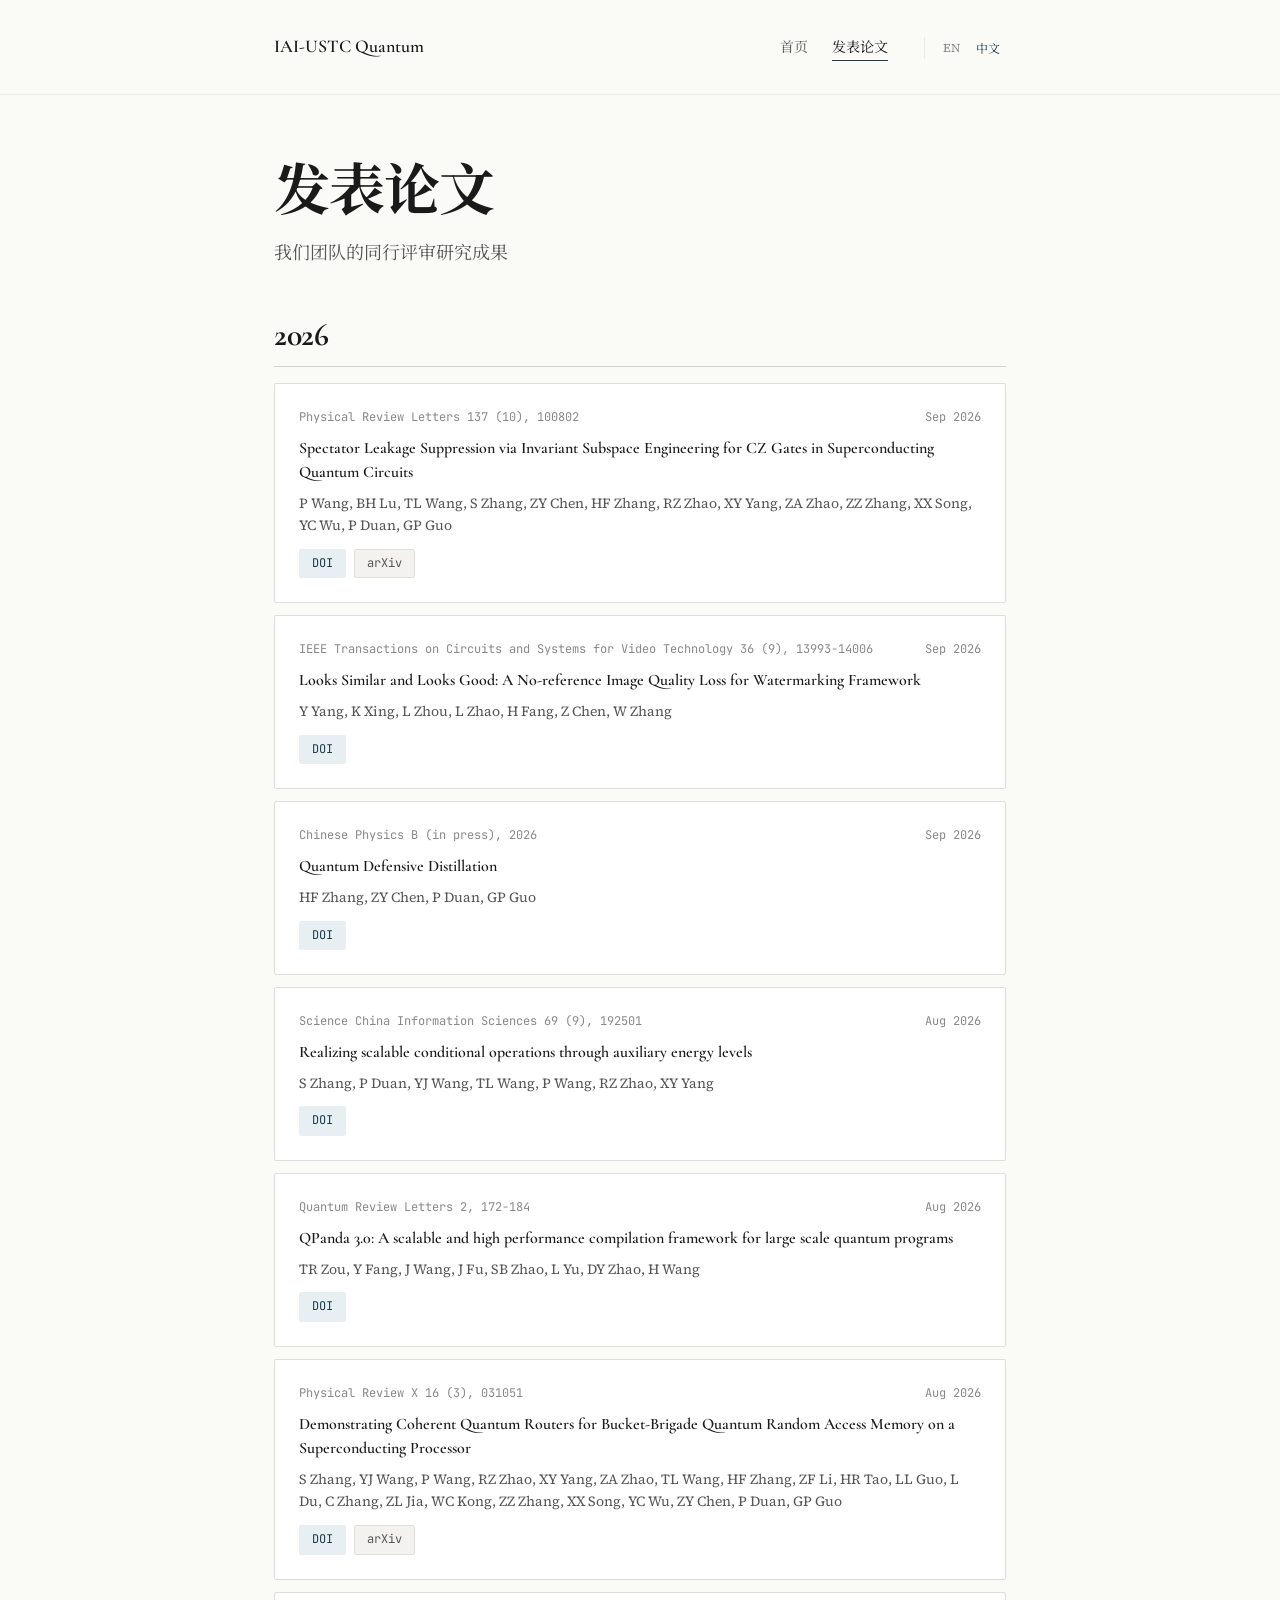
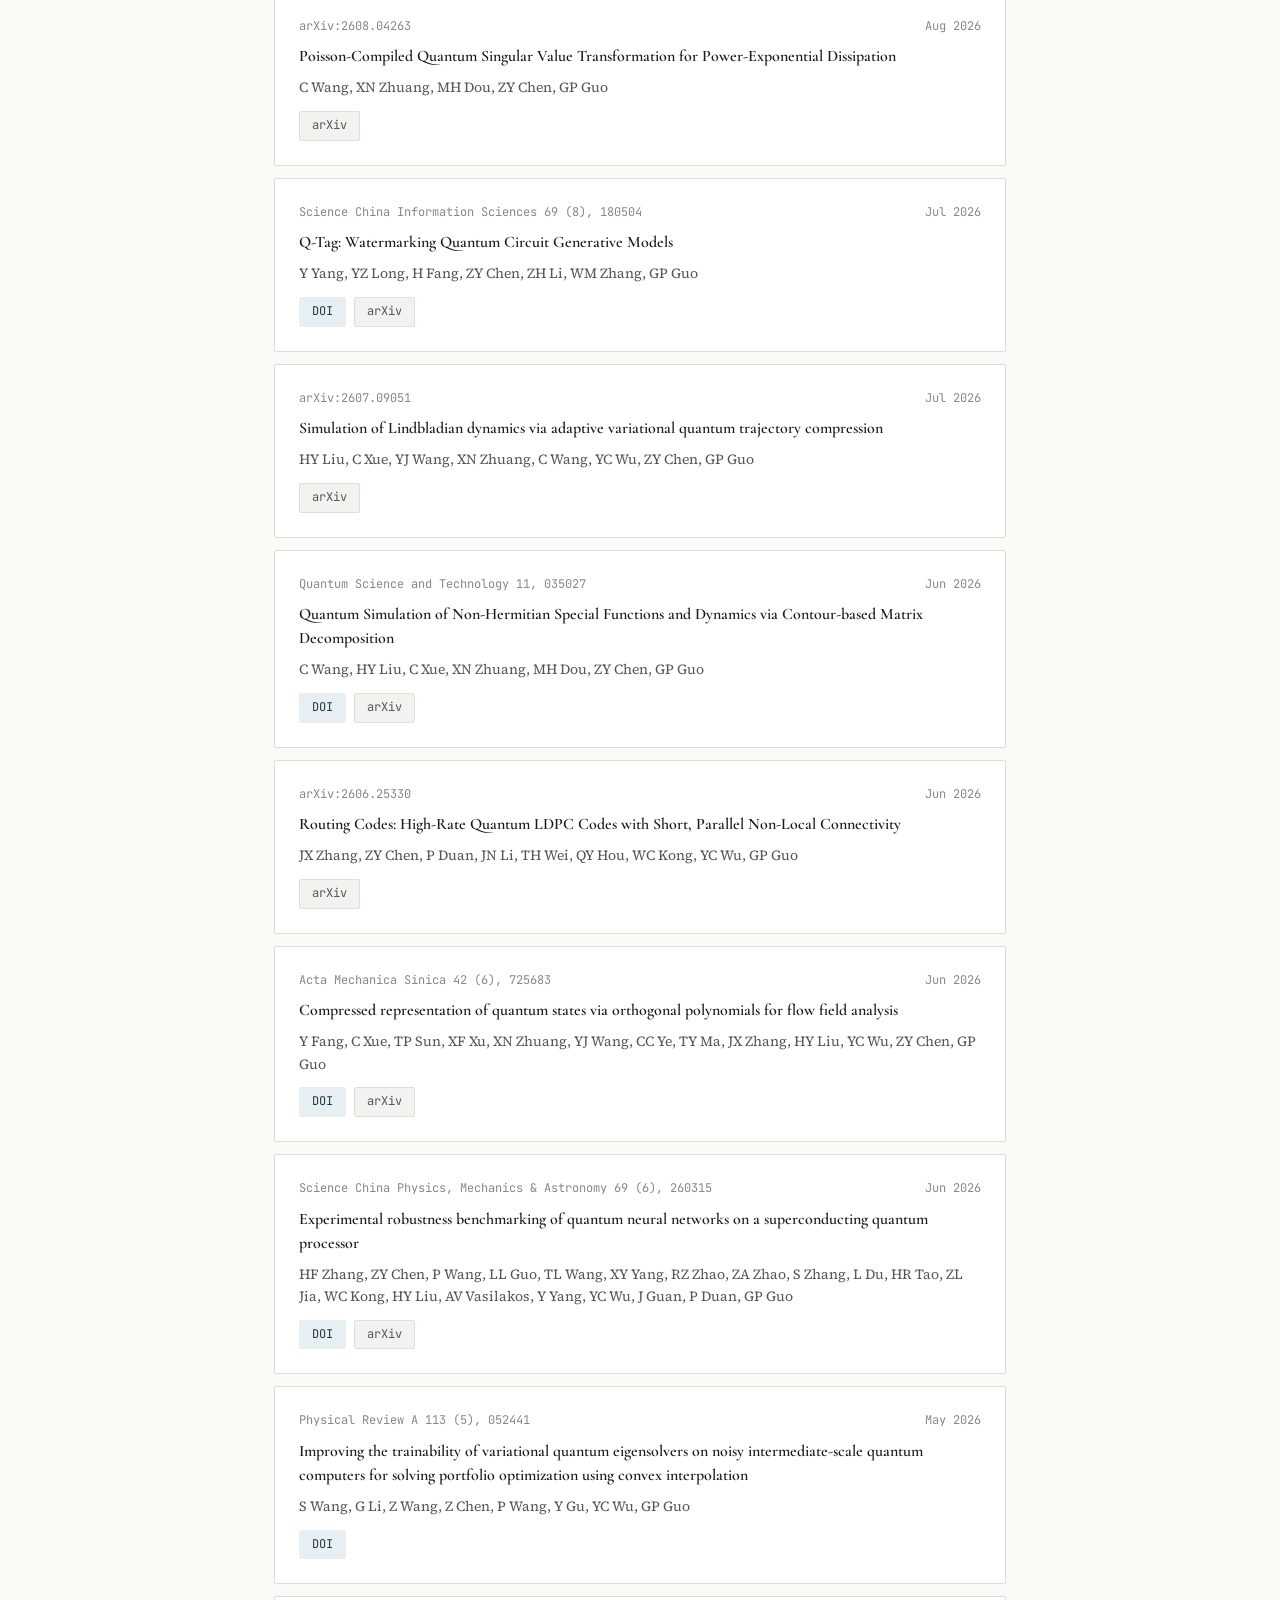
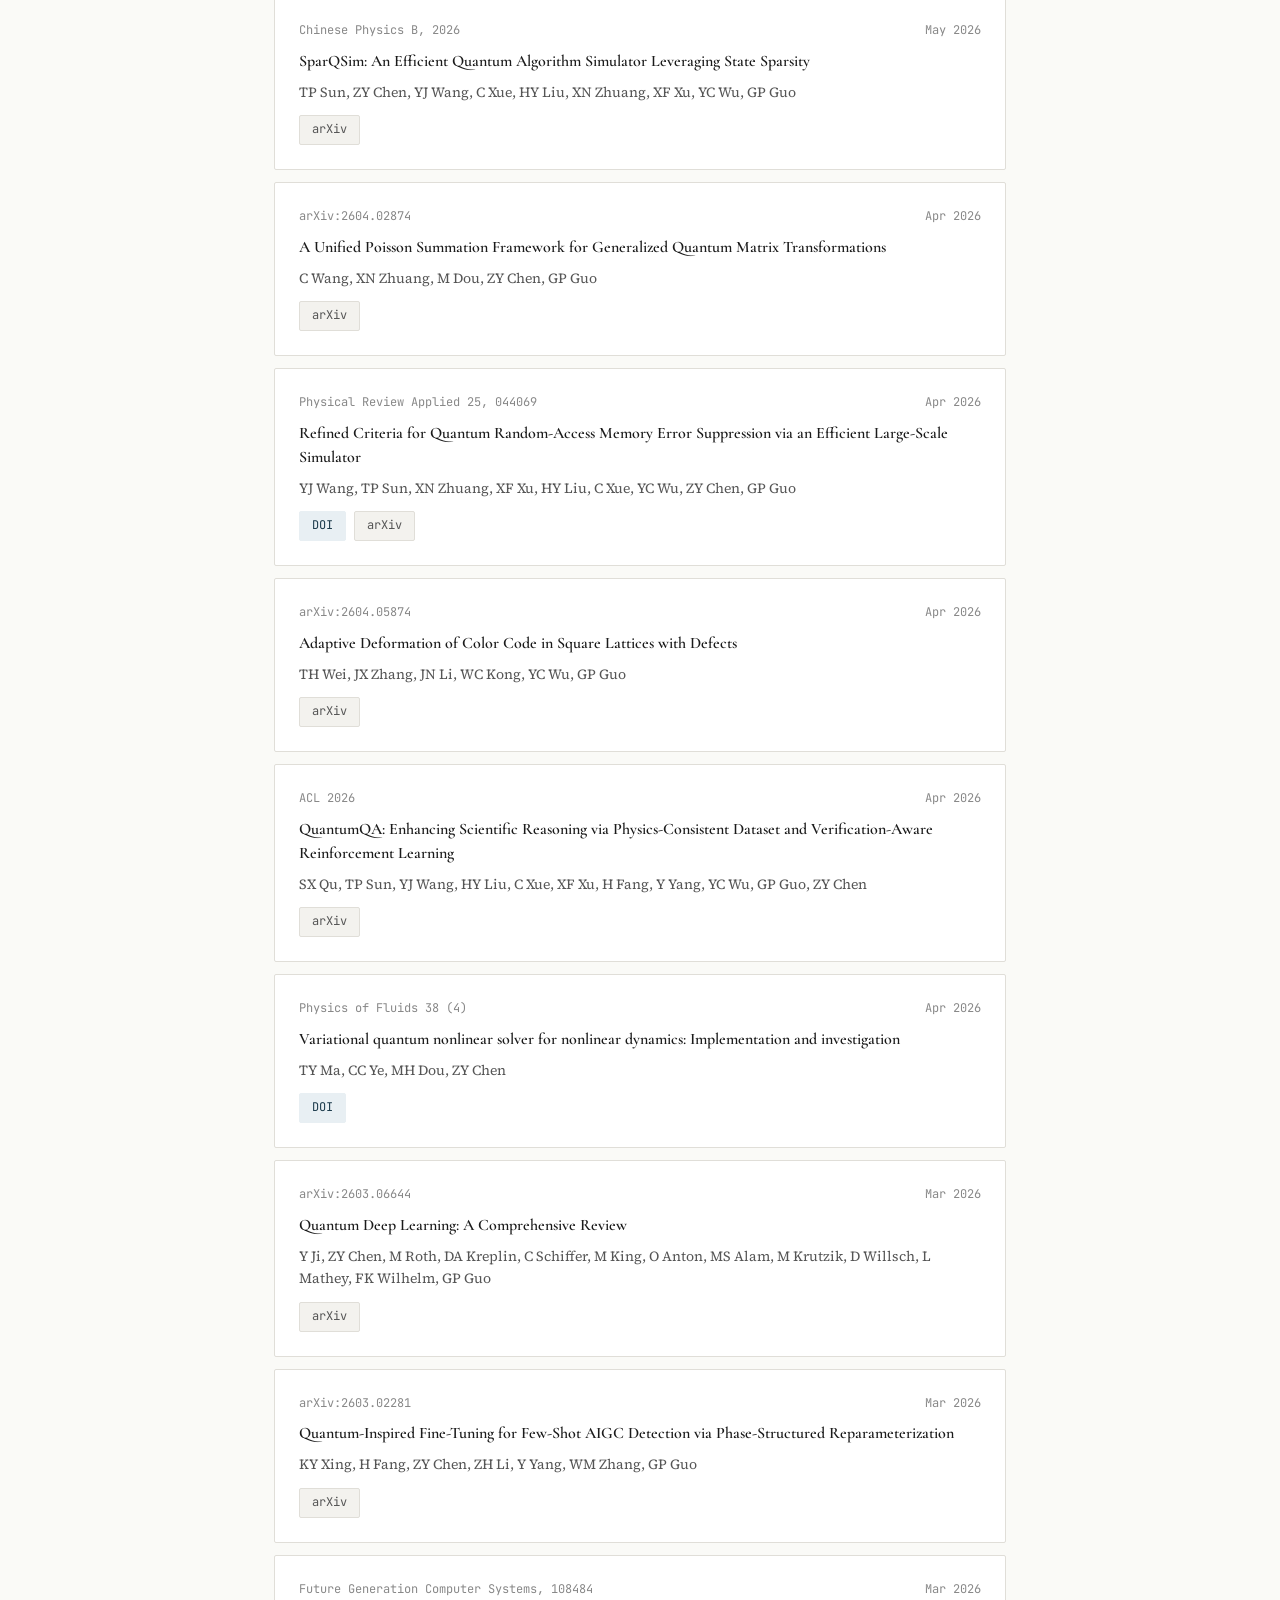
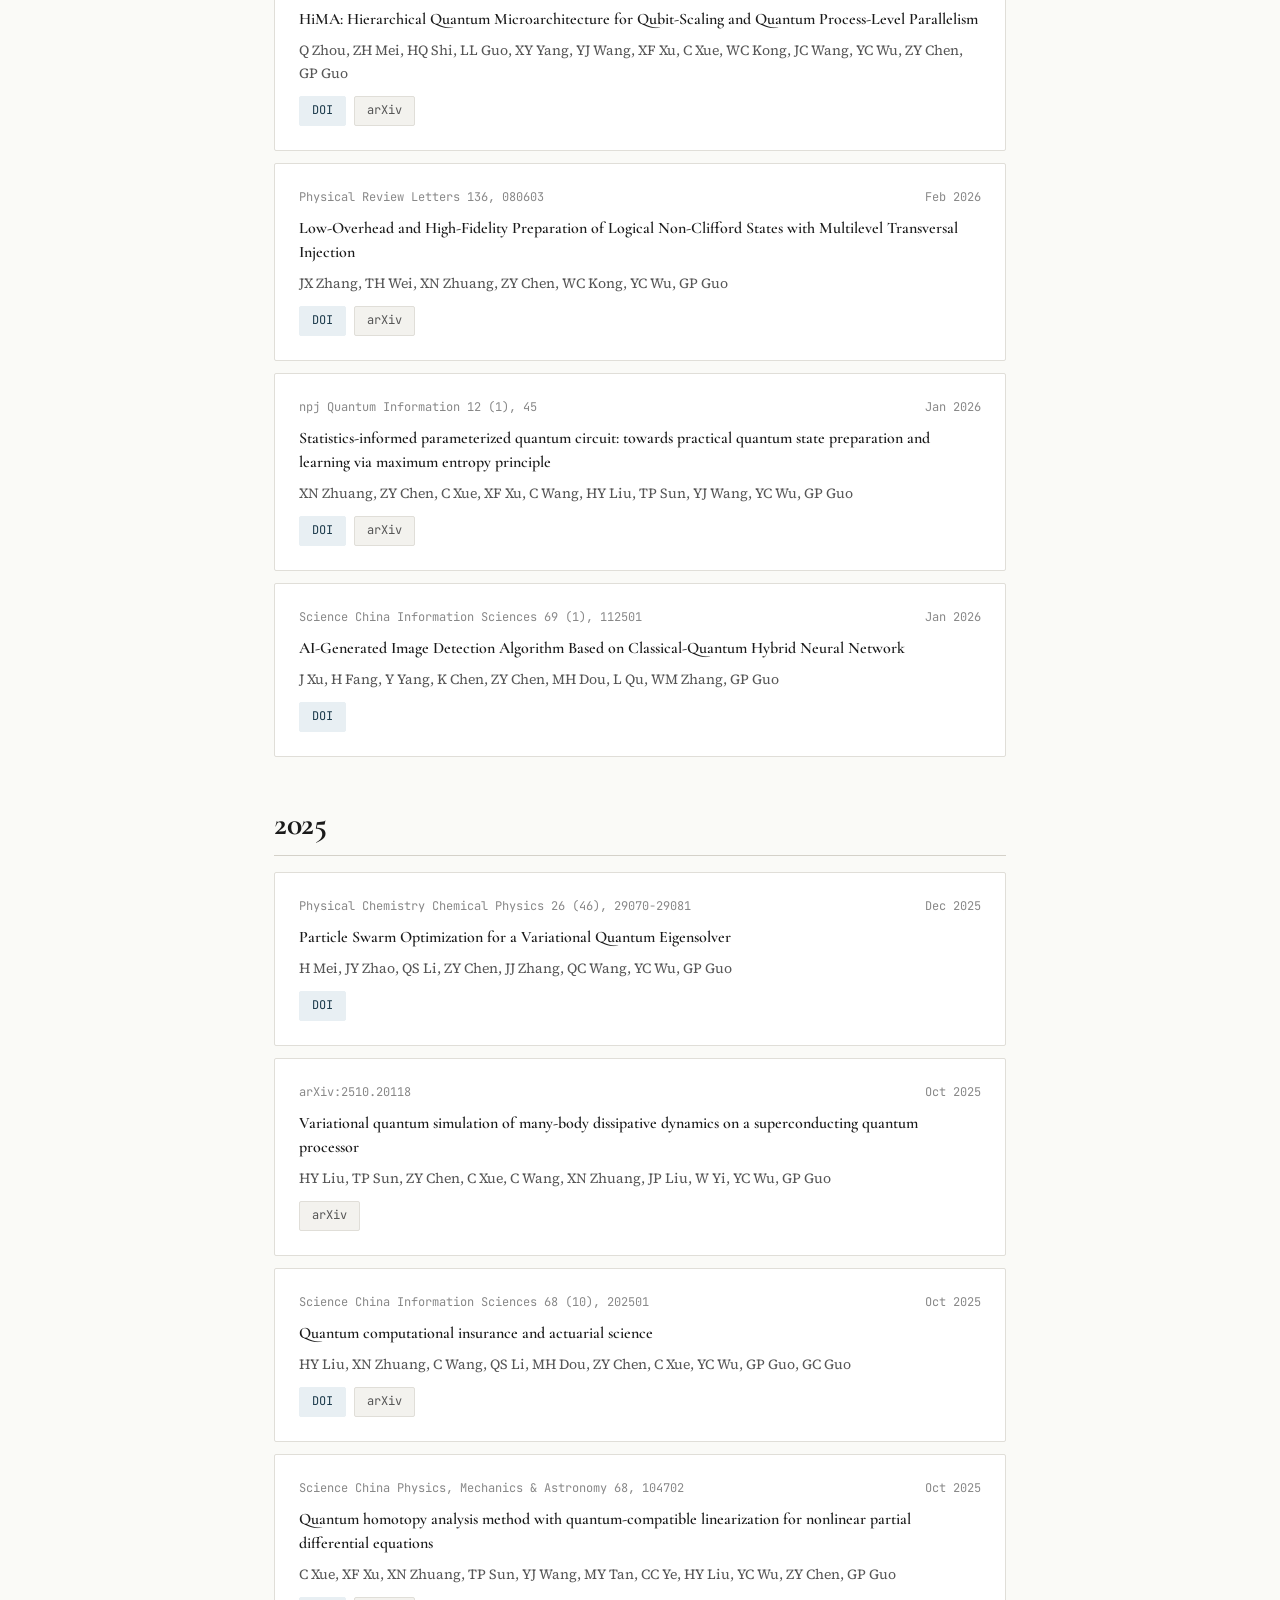
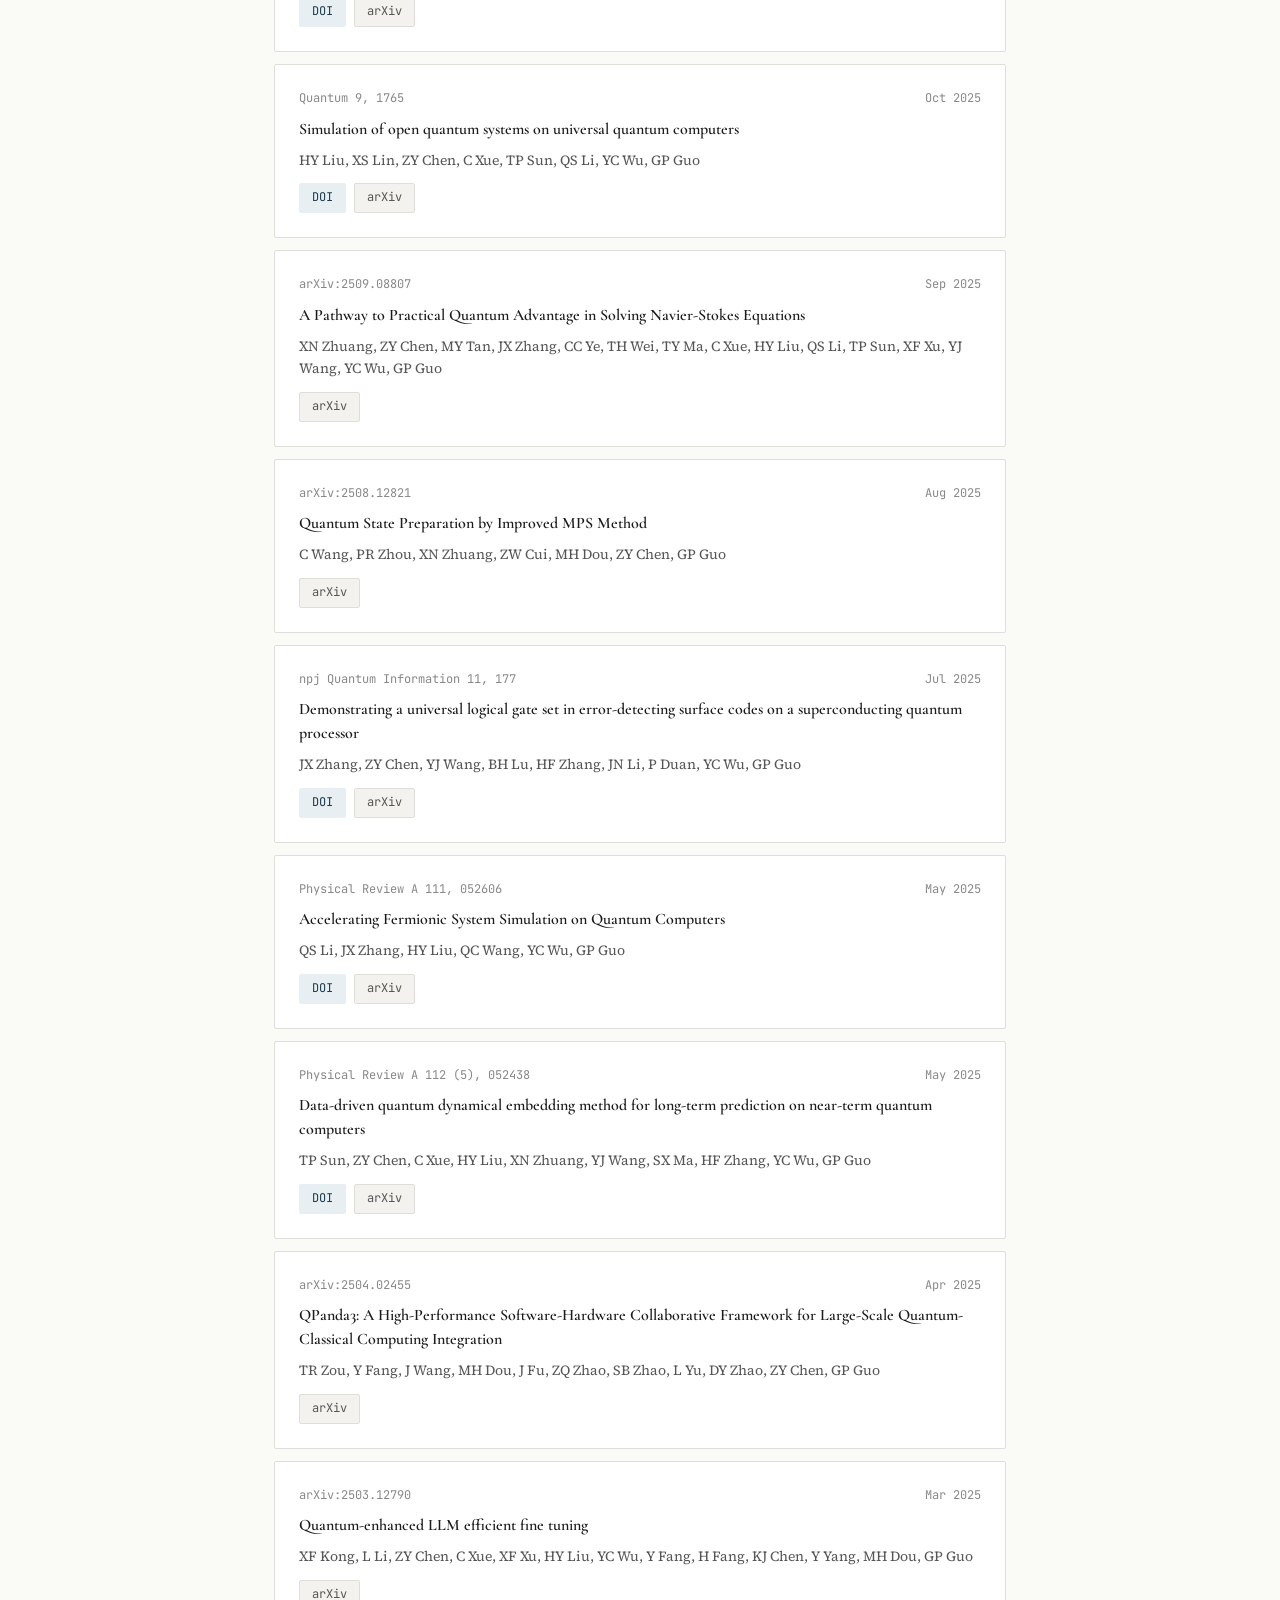
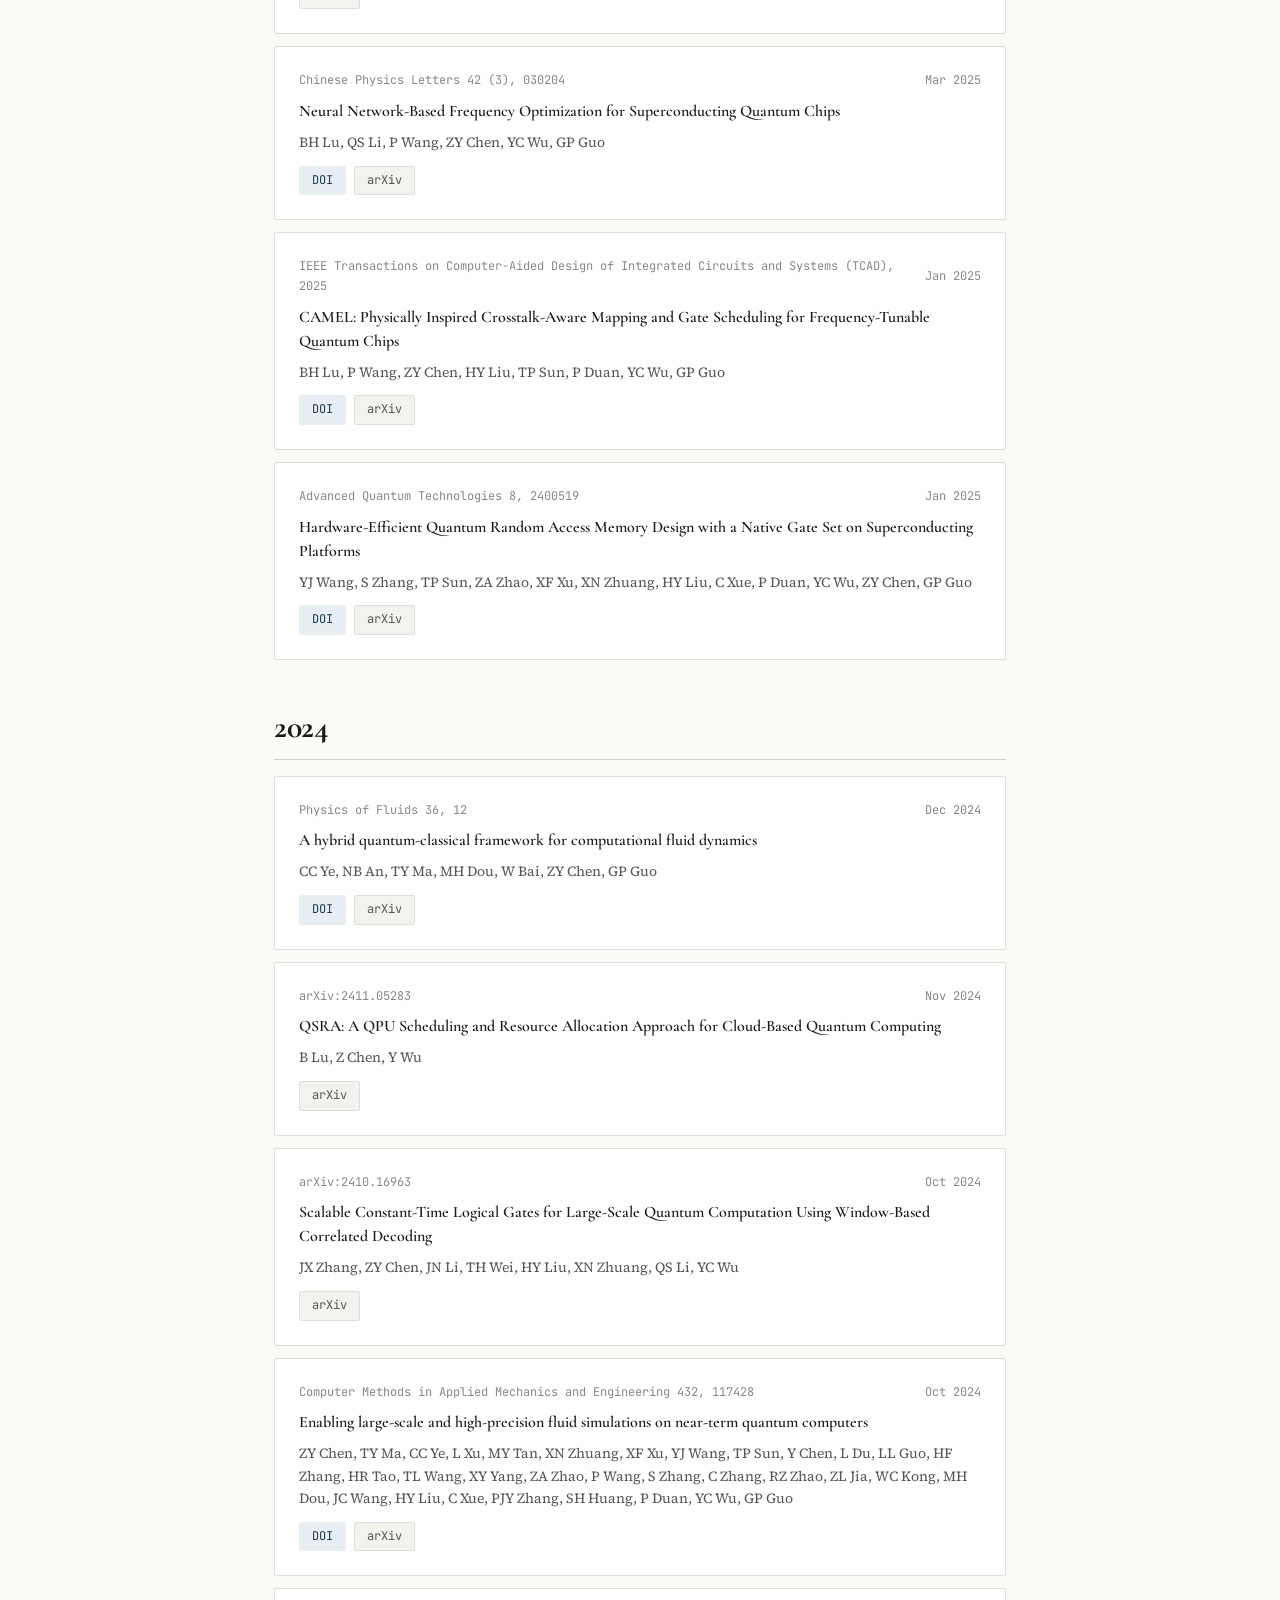
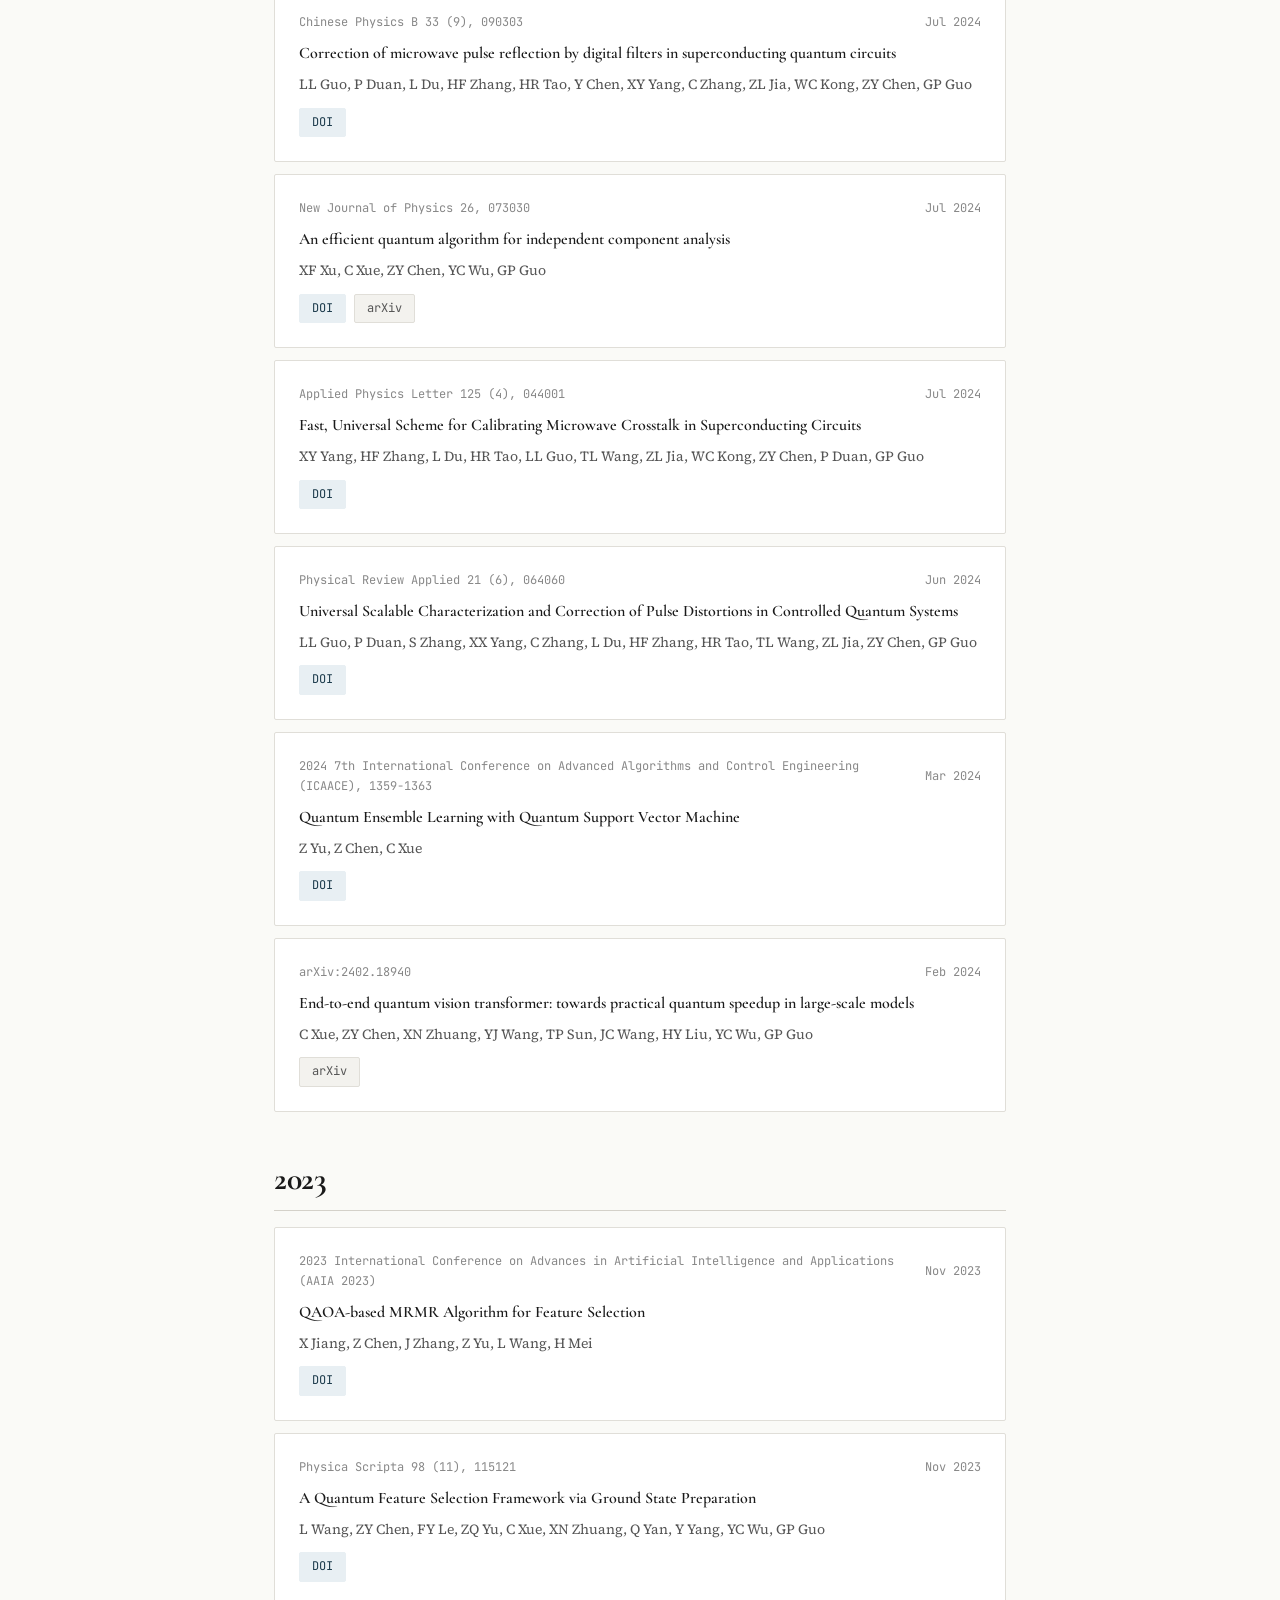
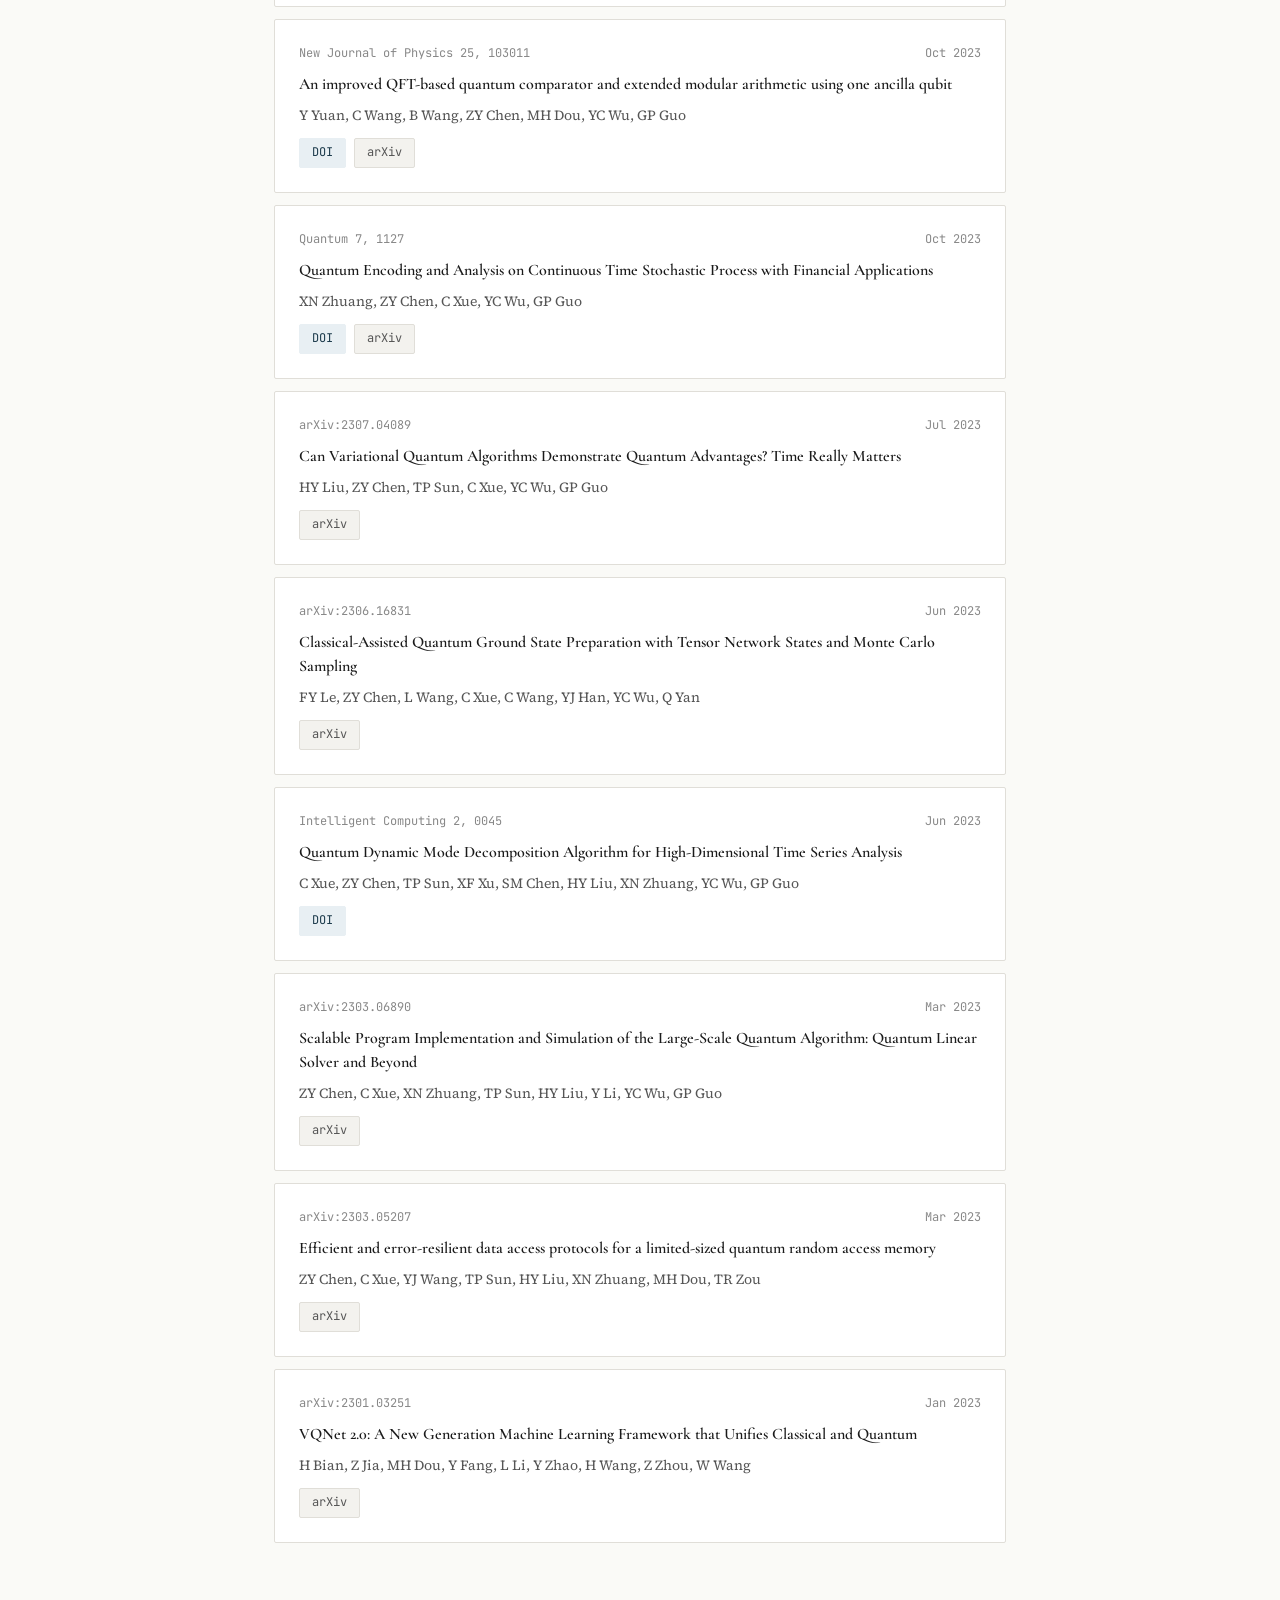
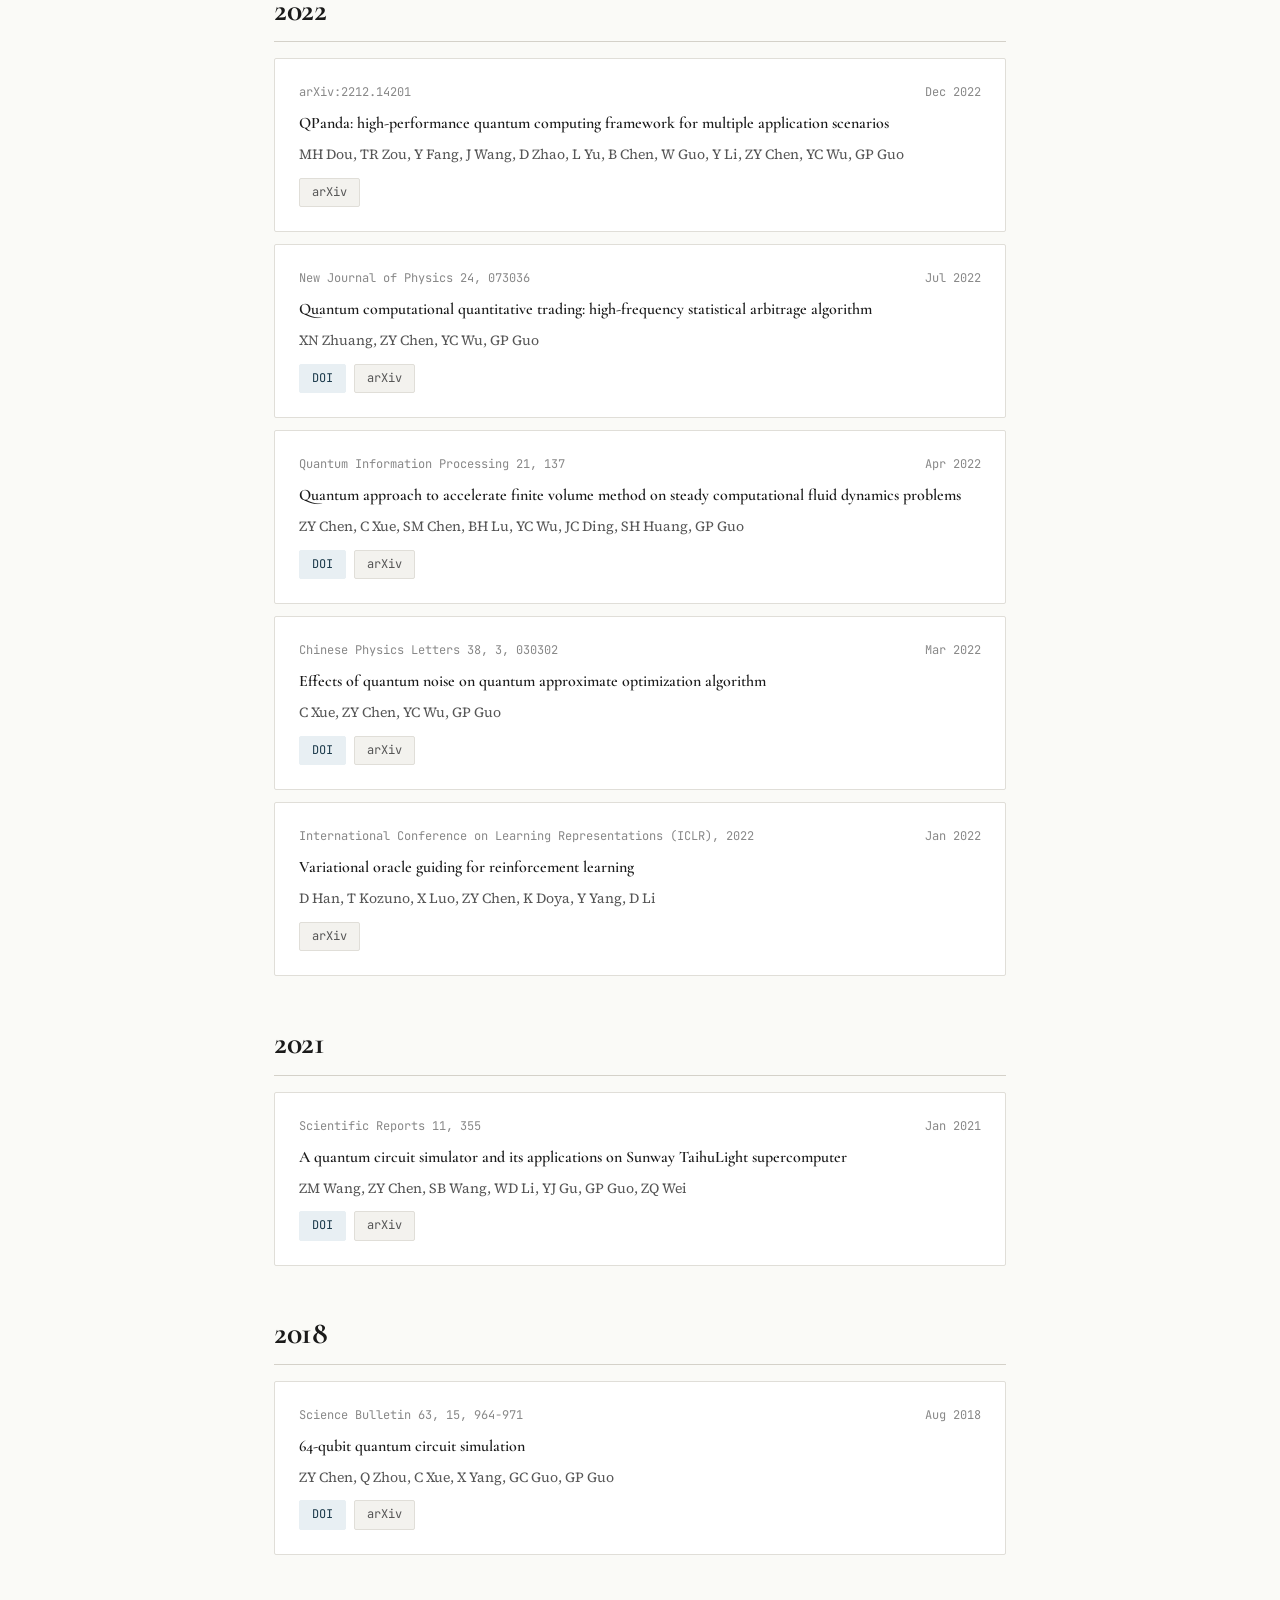
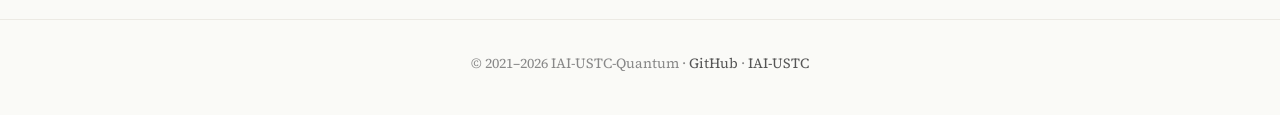
<file: publications.html>
<!DOCTYPE html>
<html lang="zh-CN">
<head>
    <meta charset="UTF-8">
    <meta name="viewport" content="width=device-width, initial-scale=1.0">
    <title>Publications — IAI-USTC Quantum</title>
    <link rel="stylesheet" href="css/variables.css">
    <link rel="stylesheet" href="css/base.css">
    <link rel="stylesheet" href="css/typography.css">
    <link rel="stylesheet" href="css/components.css">
    <link rel="stylesheet" href="css/publications.css">
</head>
<body>

    <!-- Navigation -->
    <nav class="site-nav">
        <div class="container">
            <a href="index.html" class="nav-brand">IAI-USTC Quantum</a>
            <div class="nav-right">
                <a href="index.html" class="nav-link" data-i18n="nav_home">Home</a>
                <a href="publications.html" class="nav-link active" data-i18n="nav_pub">Publications</a>
                <div class="nav-lang">
                    <button id="lang-en" onclick="switchLanguage('en')" data-i18n="lang_en">EN</button>
                    <button id="lang-zh" onclick="switchLanguage('zh')" data-i18n="lang_zh">中文</button>
                </div>
            </div>
        </div>
    </nav>

    <div class="container">

        <!-- Page Header -->
        <section class="pub-header">
            <h1 data-i18n="pub_heading">Publications</h1>
            <p class="pub-description" data-i18n="pub_description">Peer-reviewed research from our group</p>
        </section>

        <div id="papers-container"></div>

    </div>

    <!-- Footer -->
    <footer class="site-footer">
        <div class="container">
            <p><span data-i18n="footer_copy">© 2021–2026 IAI-USTC-Quantum</span> · <a href="https://github.com/IAI-USTC-Quantum" data-i18n="footer_github">GitHub</a> · <a href="https://iai.ustc.edu.cn" data-i18n="footer_institution">IAI-USTC</a></p>
        </div>
    </footer>

    <script src="js/i18n.js"></script>
    <script src="js/publications.js"></script>
    <script src="js/shared.js"></script>
    <script src="js/publications-page.js"></script>
</body>
</html>
</file>
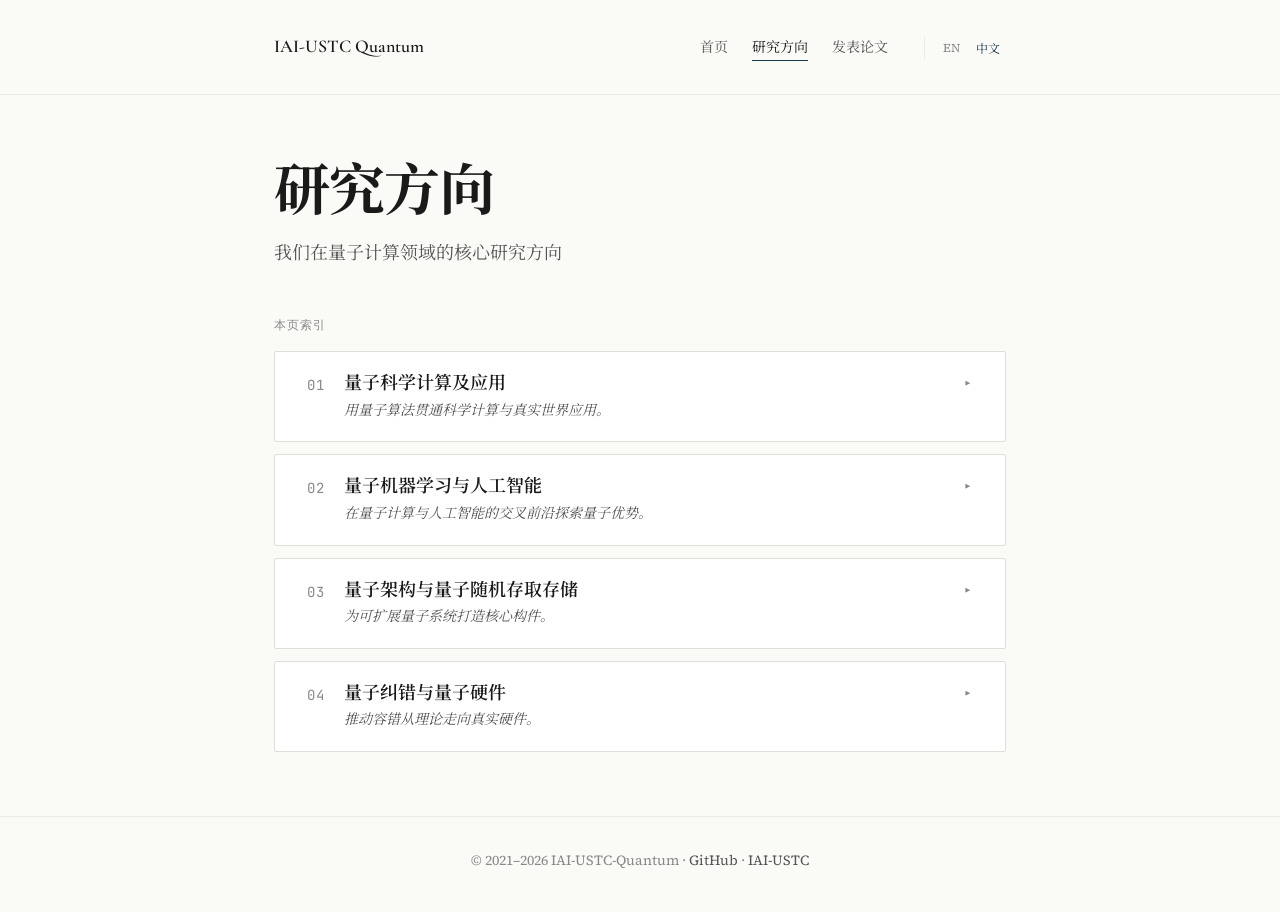
<file: research.html>
<!DOCTYPE html>
<html lang="zh-CN">
<head>
    <meta charset="UTF-8">
    <meta name="viewport" content="width=device-width, initial-scale=1.0">
    <title>Research Directions — IAI-USTC Quantum</title>
    <link rel="stylesheet" href="css/variables.css">
    <link rel="stylesheet" href="css/base.css">
    <link rel="stylesheet" href="css/typography.css">
    <link rel="stylesheet" href="css/components.css">
    <link rel="stylesheet" href="css/research.css">
</head>
<body>

    <!-- Navigation -->
    <nav class="site-nav">
        <div class="container">
            <a href="index.html" class="nav-brand">IAI-USTC Quantum</a>
            <div class="nav-right">
                <a href="index.html" class="nav-link" data-i18n="nav_home">Home</a>
                <a href="research.html" class="nav-link active" data-i18n="nav_research">Research</a>
                <a href="publications.html" class="nav-link" data-i18n="nav_pub">Publications</a>
                <div class="nav-lang">
                    <button id="lang-en" onclick="switchLanguage('en')" data-i18n="lang_en">EN</button>
                    <button id="lang-zh" onclick="switchLanguage('zh')" data-i18n="lang_zh">中文</button>
                </div>
            </div>
        </div>
    </nav>

    <div class="container">

        <!-- Page Header -->
        <section class="research-header">
            <h1 data-i18n="rd_heading">Research Directions</h1>
            <p class="research-description" data-i18n="rd_description">Our key areas of focus in quantum computing</p>
        </section>

        <!-- Content (table of contents + stacked direction sections) -->
        <div class="research-content" id="research-content"></div>

    </div>

    <!-- Footer -->
    <footer class="site-footer">
        <div class="container">
            <p><span data-i18n="footer_copy">© 2021–2026 IAI-USTC-Quantum</span> · <a href="https://github.com/IAI-USTC-Quantum" data-i18n="footer_github">GitHub</a> · <a href="https://iai.ustc.edu.cn" data-i18n="footer_institution">IAI-USTC</a></p>
        </div>
    </footer>

    <script src="js/i18n.js"></script>
    <script src="js/research.js"></script>
    <script src="js/shared.js"></script>
    <script src="js/research-page.js"></script>
</body>
</html>
</file>
<file: css/variables.css>
:root {
    /* Colors */
    --color-bg: #FAFAF7;
    --color-bg-alt: #F3F2EE;
    --color-bg-card: #FFFFFF;
    --color-border: #E0DED8;
    --color-border-light: #ECEAE4;
    --color-text: #1A1A1A;
    --color-text-secondary: #555555;
    --color-text-muted: #888888;
    --color-accent: #1B3A4B;
    --color-accent-light: #E8EFF3;
    --color-rule: #D4D1C9;

    /* Typography */
    --font-heading: 'Cormorant Garamond', 'Noto Serif SC', Georgia, serif;
    --font-body: 'Source Serif 4', 'Noto Serif SC', Georgia, serif;
    --font-mono: 'JetBrains Mono', monospace;

    /* Type scale */
    --text-xs: 0.75rem;
    --text-sm: 0.875rem;
    --text-base: 1rem;
    --text-lg: 1.125rem;
    --text-xl: 1.25rem;
    --text-2xl: 1.5rem;
    --text-3xl: 2rem;
    --text-4xl: 2.75rem;
    --text-5xl: 3.5rem;

    /* Spacing */
    --space-1: 0.25rem;
    --space-2: 0.5rem;
    --space-3: 0.75rem;
    --space-4: 1rem;
    --space-6: 1.5rem;
    --space-8: 2rem;
    --space-12: 3rem;
    --space-16: 4rem;
    --space-20: 5rem;

    /* Layout */
    --content-width: 780px;
    --content-padding: 24px;
    --border-radius: 2px;
}
</file>
<file: css/base.css>
*, *::before, *::after {
    margin: 0;
    padding: 0;
    box-sizing: border-box;
}

html {
    scroll-behavior: smooth;
    -webkit-text-size-adjust: 100%;
}

body {
    font-family: var(--font-body);
    font-size: var(--text-base);
    line-height: 1.65;
    color: var(--color-text);
    background: var(--color-bg);
    min-height: 100vh;
    -webkit-font-smoothing: antialiased;
    -moz-osx-font-smoothing: grayscale;
}

a {
    color: var(--color-accent);
    text-decoration: none;
    transition: color 0.2s;
}

a:hover {
    color: var(--color-text);
}

img {
    max-width: 100%;
    height: auto;
}

.container {
    max-width: var(--content-width);
    margin: 0 auto;
    padding: 0 var(--content-padding);
}

::selection {
    background: var(--color-accent-light);
    color: var(--color-accent);
}

::-webkit-scrollbar { width: 6px; }
::-webkit-scrollbar-track { background: var(--color-bg); }
::-webkit-scrollbar-thumb { background: var(--color-border); border-radius: 3px; }
::-webkit-scrollbar-thumb:hover { background: var(--color-text-muted); }

@media (max-width: 600px) {
    .container { padding: 0 16px; }
}
</file>
<file: css/typography.css>
@import url('https://fonts.googleapis.com/css2?family=Cormorant+Garamond:ital,wght@0,500;0,600;0,700;1,500&family=Source+Serif+4:ital,opsz,wght@0,8..60,300;0,8..60,400;0,8..60,600;1,8..60,400&family=JetBrains+Mono:wght@400&family=Noto+Serif+SC:wght@400;500;600;700&display=swap');

h1, h2, h3, h4, h5, h6 {
    font-family: var(--font-heading);
    font-weight: 600;
    line-height: 1.2;
    color: var(--color-text);
}

h1 {
    font-size: var(--text-5xl);
    font-weight: 700;
    letter-spacing: -0.02em;
}

h2 {
    font-size: var(--text-2xl);
    letter-spacing: -0.01em;
    margin-bottom: var(--space-6);
}

h3 {
    font-size: var(--text-xl);
    margin-bottom: var(--space-2);
}

p { margin-bottom: var(--space-4); }

small {
    font-size: var(--text-sm);
    color: var(--color-text-muted);
}

hr {
    border: none;
    border-top: 1px solid var(--color-rule);
    margin: var(--space-12) 0;
}

.text-secondary { color: var(--color-text-secondary); }
.text-muted { color: var(--color-text-muted); }
.text-xs { font-size: var(--text-xs); }
.text-sm { font-size: var(--text-sm); }
.text-lg { font-size: var(--text-lg); }
.mono { font-family: var(--font-mono); font-size: 0.9em; }

@media (max-width: 600px) {
    h1 { font-size: var(--text-4xl); }
}
</file>
<file: css/components.css>
/* ─── Navigation ─── */
.site-nav {
    padding: var(--space-8) 0;
    margin-bottom: var(--space-8);
    border-bottom: 1px solid var(--color-border-light);
}

.site-nav .container {
    display: flex;
    align-items: baseline;
    justify-content: space-between;
}

.nav-brand {
    font-family: var(--font-heading);
    font-size: var(--text-lg);
    font-weight: 600;
    color: var(--color-text);
    text-decoration: none;
}

.nav-brand:hover {
    color: var(--color-accent);
    text-decoration: none;
}

.nav-right {
    display: flex;
    align-items: baseline;
    gap: var(--space-6);
}

.nav-link {
    font-family: var(--font-body);
    font-size: var(--text-sm);
    color: var(--color-text-secondary);
    text-decoration: none;
    position: relative;
    padding-bottom: 2px;
}

.nav-link::after {
    content: '';
    position: absolute;
    bottom: 0;
    left: 0;
    width: 0;
    height: 1px;
    background: var(--color-accent);
    transition: width 0.25s;
}

.nav-link:hover {
    color: var(--color-accent);
    text-decoration: none;
}

.nav-link:hover::after,
.nav-link.active::after {
    width: 100%;
}

.nav-link.active {
    color: var(--color-text);
}

.nav-lang {
    display: flex;
    gap: var(--space-1);
    margin-left: var(--space-3);
    padding-left: var(--space-3);
    border-left: 1px solid var(--color-border-light);
}

.nav-lang button {
    background: transparent;
    border: none;
    font-family: var(--font-body);
    font-size: var(--text-xs);
    color: var(--color-text-muted);
    cursor: pointer;
    padding: 2px 6px;
    transition: color 0.2s;
}

.nav-lang button:hover { color: var(--color-text); }
.nav-lang button.active { color: var(--color-accent); }

/* ─── Footer ─── */
.site-footer {
    margin-top: var(--space-16);
    padding: var(--space-8) 0;
    border-top: 1px solid var(--color-border-light);
    text-align: center;
}

.site-footer p {
    font-size: var(--text-sm);
    color: var(--color-text-muted);
    margin-bottom: var(--space-2);
}

.site-footer a {
    color: var(--color-text-secondary);
    text-decoration: none;
}

.site-footer a:hover {
    color: var(--color-accent);
}

/* ─── Cards ─── */
.card {
    background: var(--color-bg-card);
    border: 1px solid var(--color-border);
    border-radius: var(--border-radius);
    padding: var(--space-6);
    margin-bottom: var(--space-3);
    transition: border-color 0.25s;
}

.card:hover {
    border-color: var(--color-text-muted);
}

/* ─── Buttons ─── */
.btn {
    display: inline-flex;
    align-items: center;
    gap: var(--space-2);
    font-family: var(--font-body);
    font-size: var(--text-sm);
    padding: 8px 20px;
    border-radius: var(--border-radius);
    text-decoration: none;
    transition: all 0.2s;
    cursor: pointer;
    border: none;
}

.btn-primary {
    background: var(--color-accent);
    color: #fff;
}

.btn-primary:hover {
    color: #fff;
    background: #142c3a;
    text-decoration: none;
}

.btn-ghost {
    background: transparent;
    color: var(--color-accent);
    border: 1px solid var(--color-accent);
}

.btn-ghost:hover {
    background: var(--color-accent-light);
    text-decoration: none;
}

.btn-sm {
    font-size: var(--text-xs);
    padding: 4px 12px;
}

/* ─── Badges ─── */
.badge {
    display: inline-block;
    font-family: var(--font-body);
    font-size: var(--text-xs);
    padding: 2px 8px;
    border: 1px solid var(--color-border);
    border-radius: 100px;
    background: var(--color-bg-alt);
    color: var(--color-text-secondary);
}

/* ─── Section ─── */
.section {
    margin-bottom: var(--space-16);
}

.section-label {
    font-family: var(--font-mono);
    font-size: var(--text-xs);
    color: var(--color-text-muted);
    letter-spacing: 0.08em;
    text-transform: uppercase;
    margin-bottom: var(--space-2);
}

@media (max-width: 600px) {
    .site-nav .container {
        flex-direction: column;
        gap: var(--space-3);
        align-items: flex-start;
    }
}
</file>
<file: css/publications.css>
/* ─── Publications page header ─── */
.pub-header {
    padding: var(--space-8) 0 var(--space-12);
}

.pub-header h1 {
    margin-bottom: var(--space-3);
}

.pub-description {
    font-size: var(--text-lg);
    color: var(--color-text-secondary);
    margin-bottom: 0;
}

/* ─── Year group ─── */
.year-group {
    margin-bottom: var(--space-12);
}

.year-heading {
    font-family: var(--font-heading);
    font-size: var(--text-3xl);
    font-weight: 700;
    color: var(--color-text);
    margin-bottom: var(--space-4);
    padding-bottom: var(--space-3);
    border-bottom: 1px solid var(--color-rule);
}

/* ─── Paper card ─── */
.paper-card {
    background: var(--color-bg-card);
    border: 1px solid var(--color-border);
    border-radius: var(--border-radius);
    padding: var(--space-6);
    margin-bottom: var(--space-3);
    transition: border-color 0.25s;
}

.paper-card:hover {
    border-color: var(--color-text-muted);
}

.paper-venue {
    font-family: var(--font-mono);
    font-size: var(--text-xs);
    color: var(--color-text-muted);
    margin-bottom: var(--space-2);
    display: flex;
    align-items: center;
    gap: var(--space-2);
}

.paper-date {
    margin-left: auto;
    color: var(--color-text-muted);
    font-size: var(--text-xs);
    white-space: nowrap;
}

.paper-title {
    font-family: var(--font-heading);
    font-size: var(--text-base);
    font-weight: 600;
    color: var(--color-text);
    line-height: 1.5;
    margin-bottom: var(--space-2);
}

.paper-authors {
    font-size: var(--text-sm);
    color: var(--color-text-secondary);
    line-height: 1.6;
    margin-bottom: var(--space-3);
}

.paper-links {
    display: flex;
    align-items: center;
    gap: var(--space-2);
}

.paper-link {
    display: inline-flex;
    align-items: center;
    gap: var(--space-1);
    font-family: var(--font-mono);
    font-size: var(--text-xs);
    padding: 4px 12px;
    border: 1px solid var(--color-border);
    border-radius: var(--border-radius);
    color: var(--color-text-secondary);
    text-decoration: none;
    transition: all 0.2s;
}

.paper-link:hover {
    border-color: var(--color-accent);
    color: var(--color-accent);
    text-decoration: none;
}

.paper-link.doi {
    background: var(--color-accent-light);
    border-color: var(--color-accent-light);
    color: var(--color-accent);
}

.paper-link.doi:hover {
    border-color: var(--color-accent);
}

.paper-link.arxiv {
    background: var(--color-bg-alt);
}

.paper-link.arxiv:hover {
    border-color: var(--color-accent);
    color: var(--color-accent);
}
</file>
<file: css/research.css>
/* ─── Research Directions page ─── */

.research-header {
    padding: var(--space-8) 0 var(--space-12);
}

.research-header h1 {
    margin-bottom: var(--space-3);
}

.research-description {
    font-size: var(--text-lg);
    color: var(--color-text-secondary);
    margin-bottom: 0;
}

/* ─── Table of contents (directions overview) ─── */
.directions-toc-block {
    margin-bottom: var(--space-12);
}

.directions-toc-block .section-label {
    margin-bottom: var(--space-4);
}

.directions-toc {
    list-style: none;
    padding: 0;
    margin: 0;
    display: flex;
    flex-direction: column;
    gap: var(--space-3);
}

.accordion-item { margin: 0; }

.toc-item {
    display: flex;
    align-items: flex-start;
    gap: 1.25rem;
    padding: 1.25rem 2rem;
    background: var(--color-bg-card);
    border: 1px solid var(--color-border);
    border-radius: var(--border-radius);
    text-decoration: none;
    color: var(--color-text);
    transition: border-color 0.25s, background 0.25s, border-radius 0.15s;
    font: inherit;
    cursor: pointer;
    width: 100%;
    text-align: left;
    -webkit-appearance: none;
    appearance: none;
}

.toc-item:hover {
    border-color: var(--color-accent);
    background: var(--color-bg-card);
    text-decoration: none;
    color: var(--color-text);
}

.toc-num {
    font-family: var(--font-mono);
    font-size: var(--text-sm);
    color: var(--color-text-muted);
    letter-spacing: 0.04em;
    flex-shrink: 0;
    padding-top: 2px;
}

.toc-item:hover .toc-num {
    color: var(--color-accent);
}

.toc-text {
    flex: 1;
    min-width: 0;
    display: flex;
    flex-direction: column;
    gap: var(--space-1);
}

.toc-title {
    display: block;
    font-family: var(--font-heading);
    font-size: var(--text-lg);
    font-weight: 600;
    color: var(--color-text);
    line-height: 1.3;
}

.toc-tagline {
    display: block;
    font-family: var(--font-heading);
    font-style: italic;
    font-size: var(--text-sm);
    color: var(--color-text-secondary);
    line-height: 1.55;
}

.toc-arrow {
    flex-shrink: 0;
    font-family: var(--font-mono);
    color: var(--color-text-muted);
    font-size: var(--text-base);
    line-height: 1;
    padding-top: 4px;
    transition: color 0.2s, transform 0.3s ease;
}

.toc-item:hover .toc-arrow {
    color: var(--color-accent);
}

/* ─── Accordion expand/collapse ─── */

.accordion-header[aria-expanded="true"] {
    border-color: var(--color-accent);
    border-bottom-left-radius: 0;
    border-bottom-right-radius: 0;
    background: var(--color-accent-light);
}

.accordion-header[aria-expanded="true"]:hover {
    border-color: var(--color-accent);
}

.accordion-header[aria-expanded="true"] .toc-arrow {
    transform: rotate(90deg);
    color: var(--color-accent);
}

.accordion-header:focus-visible {
    outline: 2px solid var(--color-accent);
    outline-offset: 2px;
}

.accordion-body {
    display: none;
    border: 1px solid var(--color-accent);
    border-top: none;
    border-radius: 0 0 var(--border-radius) var(--border-radius);
    padding: 0 var(--space-8) var(--space-4);
}

.accordion-body.open {
    display: block;
    animation: accordionFadeIn 0.3s ease-out;
}

@keyframes accordionFadeIn {
    from { opacity: 0; transform: translateY(-8px); }
    to   { opacity: 1; transform: translateY(0); }
}

.accordion-body .direction-panel {
    padding: var(--space-6) 0 0;
    margin-bottom: 0;
    border-bottom: none;
    animation: none;
}

.accordion-body .direction-header {
    margin-bottom: var(--space-8);
}

/* ─── Stacked direction sections ─── */
.directions-stack {
    display: flex;
    flex-direction: column;
}

.direction-panel {
    animation: fadeIn 0.25s ease;
    padding-bottom: var(--space-20);
    margin-bottom: var(--space-20);
    border-bottom: 1px solid var(--color-rule);
    scroll-margin-top: var(--space-8);
}

.direction-panel:last-child {
    margin-bottom: 0;
    padding-bottom: 0;
    border-bottom: none;
}

@keyframes fadeIn {
    from { opacity: 0; transform: translateY(4px); }
    to   { opacity: 1; transform: translateY(0); }
}

/* ─── Direction header ─── */
.direction-header {
    margin-bottom: var(--space-12);
    padding-bottom: var(--space-8);
    border-bottom: 1px solid var(--color-border-light);
}

.direction-eyebrow {
    display: flex;
    align-items: center;
    gap: var(--space-2);
    margin-bottom: var(--space-4);
}

.direction-eyebrow-divider {
    color: var(--color-text-muted);
    opacity: 0.6;
}

.direction-eyebrow-index {
    color: var(--color-text-secondary);
}

.direction-title {
    font-family: var(--font-heading);
    font-size: var(--text-4xl);
    font-weight: 600;
    color: var(--color-text);
    letter-spacing: -0.02em;
    line-height: 1.15;
    margin-bottom: var(--space-4);
}

.direction-tagline {
    font-family: var(--font-heading);
    font-style: italic;
    font-size: var(--text-xl);
    color: var(--color-text-secondary);
    line-height: 1.5;
    margin-bottom: 0;
    max-width: 640px;
}

/* ─── Direction sections (overview / themes / featured) ─── */
.direction-section {
    margin-bottom: var(--space-12);
}

.direction-section:last-child {
    margin-bottom: 0;
}

.direction-section .section-label {
    margin-bottom: var(--space-4);
}

.direction-desc {
    font-family: var(--font-body);
    font-size: var(--text-base);
    line-height: 1.8;
    color: var(--color-text);
    max-width: var(--content-width);
    margin-bottom: 0;
}

/* ─── Sub-directions (subgroups within a direction) ─── */
.direction-subgroups {
    display: flex;
    flex-direction: column;
    gap: var(--space-12);
}

.direction-subgroup {
    padding-top: var(--space-8);
    border-top: 1px solid var(--color-border-light);
    scroll-margin-top: var(--space-8);
}

.subgroup-title {
    font-family: var(--font-heading);
    font-size: var(--text-2xl);
    font-weight: 600;
    color: var(--color-text);
    letter-spacing: -0.01em;
    line-height: 1.2;
    margin-bottom: var(--space-3);
}

.subgroup-desc {
    font-family: var(--font-body);
    font-size: var(--text-base);
    line-height: 1.8;
    color: var(--color-text-secondary);
    max-width: var(--content-width);
    margin-bottom: var(--space-8);
}

.direction-subgroup .direction-section {
    margin-bottom: var(--space-8);
}

.direction-subgroup .direction-section:last-child {
    margin-bottom: 0;
}

/* ─── Themes ─── */
.themes-list {
    list-style: none;
    display: flex;
    flex-wrap: wrap;
    gap: var(--space-2);
    padding: 0;
    margin: 0;
}

.theme-pill {
    display: inline-block;
    font-family: var(--font-mono);
    font-size: var(--text-xs);
    letter-spacing: 0.02em;
    padding: 6px 14px;
    border: 1px solid var(--color-border);
    border-radius: 100px;
    background: var(--color-bg-alt);
    color: var(--color-text-secondary);
    transition: border-color 0.2s, color 0.2s;
}

.theme-pill:hover {
    border-color: var(--color-accent);
    color: var(--color-accent);
}

/* ─── Featured papers ─── */
.featured-papers {
    display: flex;
    flex-direction: column;
    gap: var(--space-4);
}

.featured-paper-card {
    background: var(--color-bg-card);
    border: 1px solid var(--color-border);
    border-radius: var(--border-radius);
    padding: var(--space-6);
    transition: border-color 0.25s;
}

.featured-paper-card:hover {
    border-color: var(--color-text-muted);
}

.featured-paper-head {
    display: flex;
    align-items: baseline;
    gap: var(--space-3);
    margin-bottom: var(--space-3);
    flex-wrap: wrap;
}

.featured-venue {
    font-family: var(--font-mono);
    font-size: var(--text-xs);
    color: var(--color-text-muted);
    flex: 1 1 auto;
    min-width: 0;
}

.featured-date {
    font-family: var(--font-mono);
    font-size: var(--text-xs);
    color: var(--color-text-muted);
    white-space: nowrap;
    flex-shrink: 0;
}

a.featured-paper-title,
span.featured-paper-title {
    display: block;
    font-family: var(--font-heading);
    font-size: var(--text-lg);
    font-weight: 600;
    color: var(--color-text);
    text-decoration: none;
    line-height: 1.4;
    margin-bottom: var(--space-3);
}

a.featured-paper-title:hover {
    color: var(--color-accent);
    text-decoration: none;
}

.featured-authors {
    font-size: var(--text-sm);
    color: var(--color-text-secondary);
    line-height: 1.6;
    margin-bottom: var(--space-4);
}

.featured-summary {
    font-size: var(--text-sm);
    line-height: 1.75;
    color: var(--color-text);
    padding: var(--space-4);
    border-left: 2px solid var(--color-rule);
    margin-bottom: var(--space-4);
    background: var(--color-bg-alt);
    border-radius: 0 var(--border-radius) var(--border-radius) 0;
}

.featured-links {
    display: flex;
    align-items: center;
    gap: var(--space-2);
    flex-wrap: wrap;
}

/* ─── Responsive ─── */
@media (max-width: 600px) {
    .toc-item {
        padding: 1rem 1.25rem;
        gap: var(--space-3);
    }

    .toc-title {
        font-size: var(--text-base);
    }

    .direction-title {
        font-size: var(--text-3xl);
    }

    .direction-tagline {
        font-size: var(--text-lg);
    }

    .featured-paper-card {
        padding: var(--space-4);
    }

    .accordion-body {
        padding: 0 var(--space-4) var(--space-4);
    }
}
</file>
